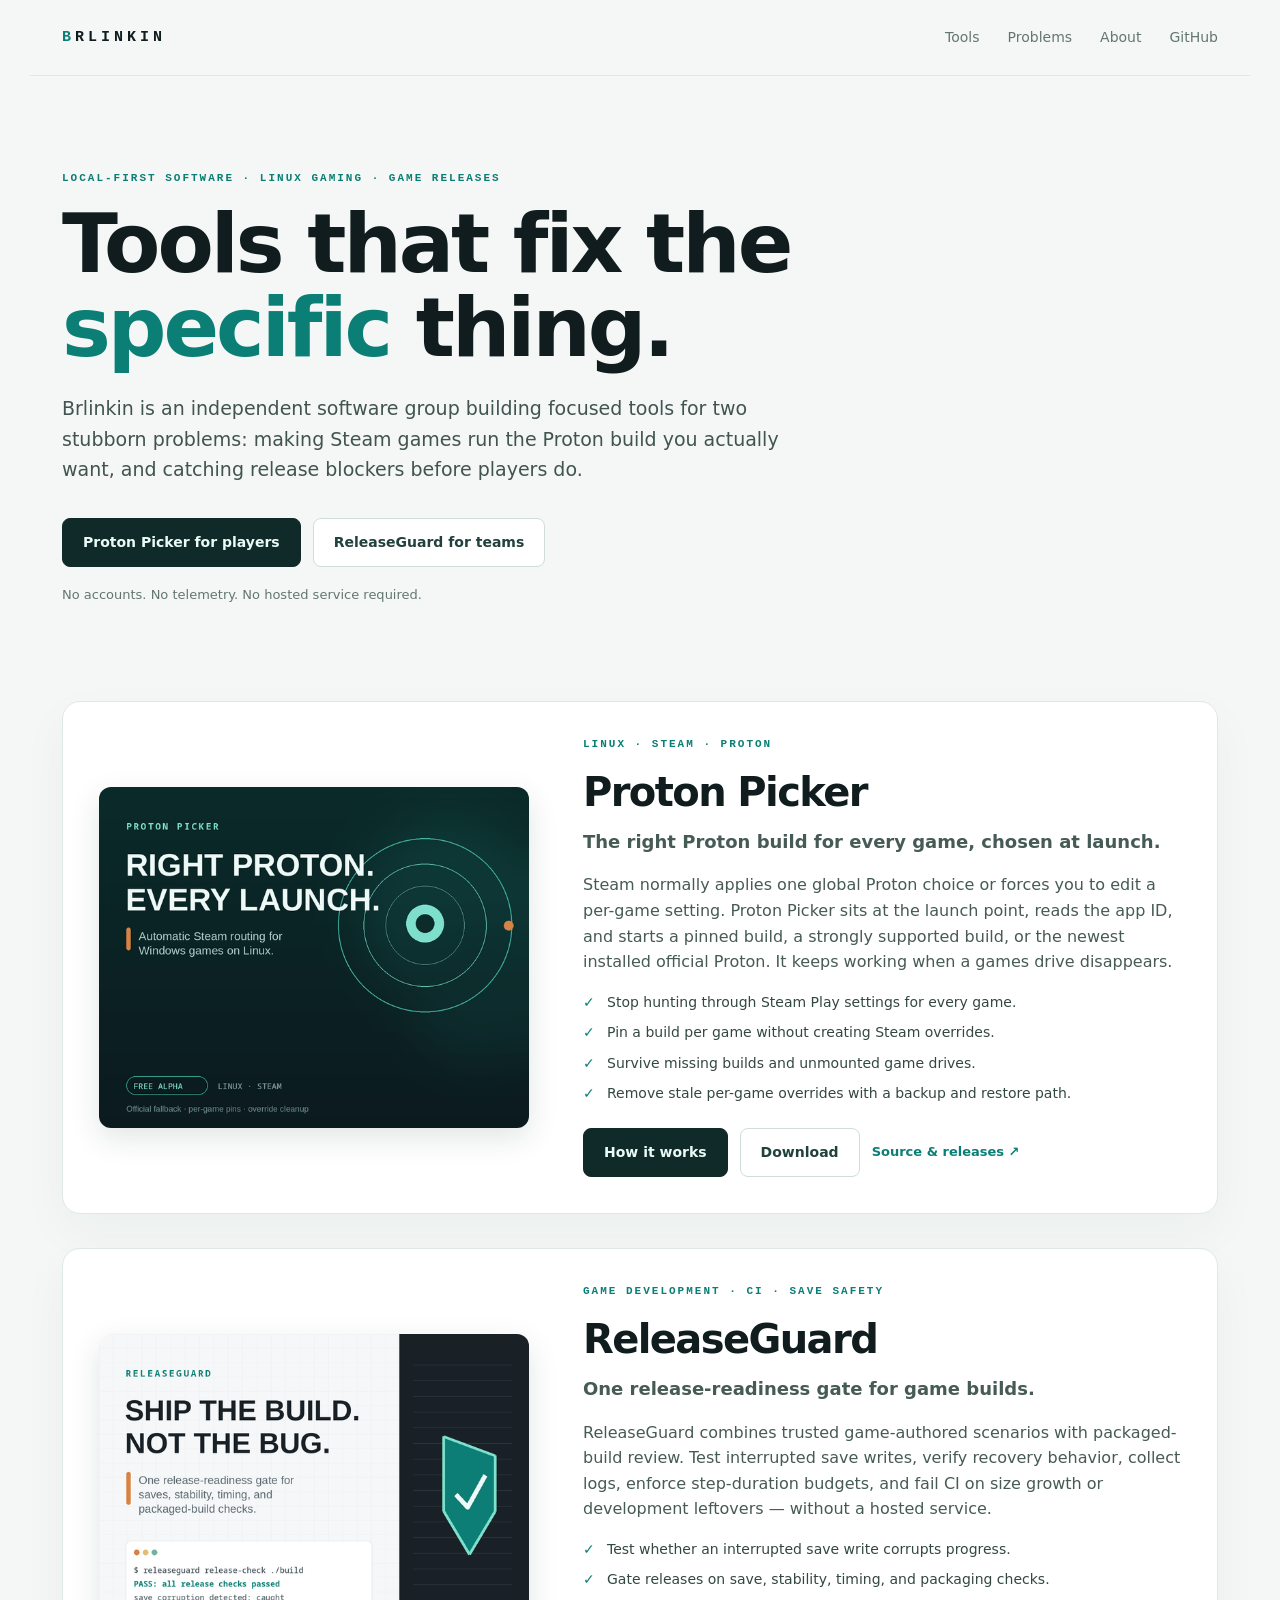
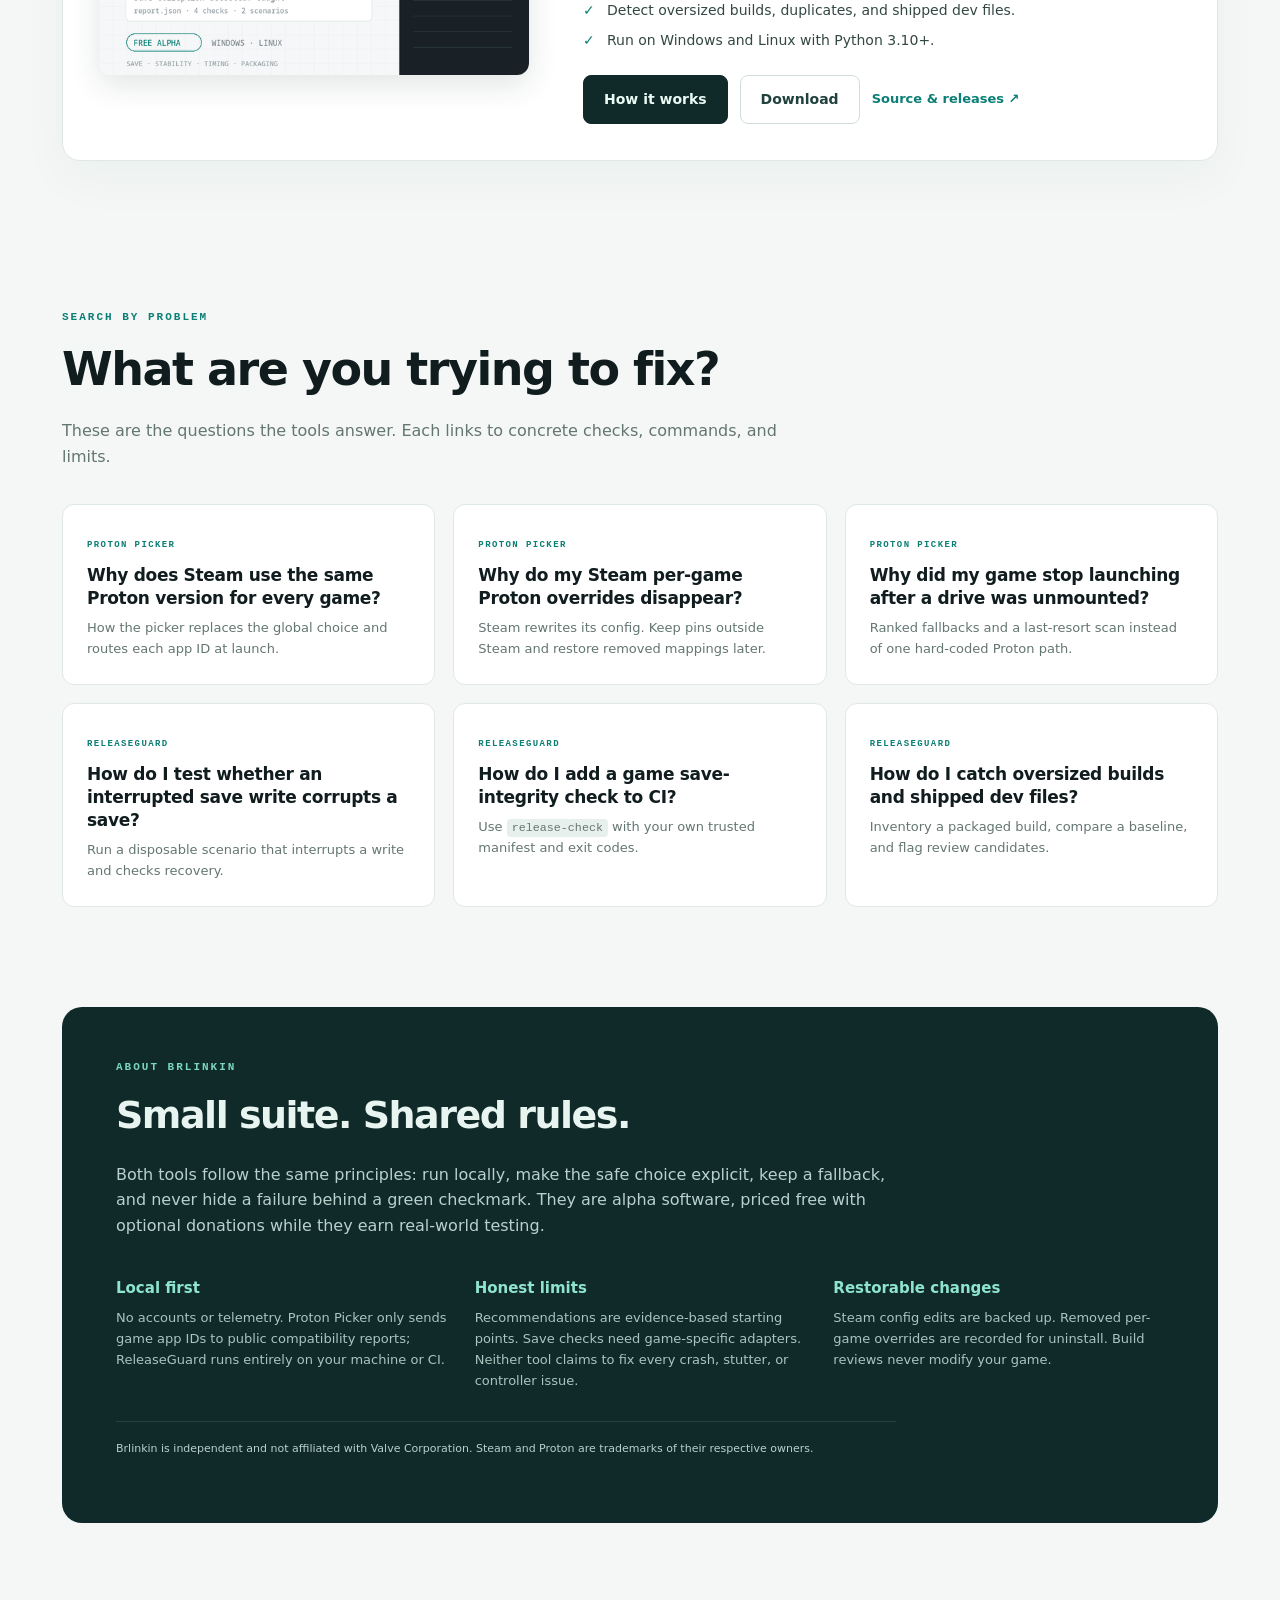
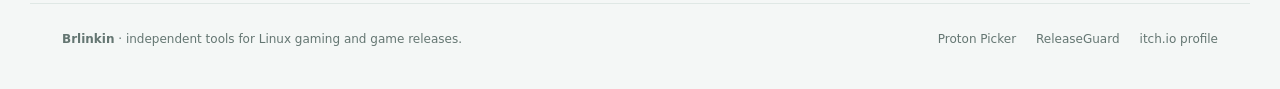
<file: index.html>
<!doctype html>
<html lang="en">
<head>
<meta charset="utf-8">
<meta name="viewport" content="width=device-width, initial-scale=1">
<title>Brlinkin — Proton Picker and ReleaseGuard tools</title>
<meta name="description" content="Brlinkin builds local-first Linux gaming and game release tools: Proton Picker routes Steam games to the right Proton build; ReleaseGuard catches save corruption and release blockers.">
<link rel="canonical" href="https://shadoww23.github.io/brlinkin/">
<meta property="og:type" content="website">
<meta property="og:title" content="Brlinkin — tools for Linux gaming and game releases">
<meta property="og:description" content="Proton Picker chooses the right Proton build for every Steam game. ReleaseGuard gates game builds on save integrity, stability, timing, and packaging checks.">
<meta property="og:url" content="https://shadoww23.github.io/brlinkin/">
<meta property="og:image" content="https://shadoww23.github.io/brlinkin/assets/proton-picker-cover.png">
<meta name="twitter:card" content="summary_large_image">
<meta name="theme-color" content="#102a29">
<link rel="icon" type="image/png" href="assets/proton-picker-icon.png">
<link rel="stylesheet" href="style.css">
<script type="application/ld+json">
{
  "@context": "https://schema.org",
  "@type": "Organization",
  "name": "Brlinkin",
  "url": "https://shadoww23.github.io/brlinkin/",
  "description": "Independent tools for Linux gaming and game release engineering.",
  "sameAs": ["https://github.com/Shadoww23", "https://brlinkin.itch.io/"]
}
</script>
</head>
<body>
<header class="site">
  <a class="brand" href="./"><span>B</span>RLINKIN</a>
  <nav>
    <a href="#tools">Tools</a>
    <a href="#problems">Problems</a>
    <a href="#about">About</a>
    <a href="https://github.com/Shadoww23" rel="noreferrer">GitHub</a>
  </nav>
</header>

<main>
<section class="hero">
  <div class="eyebrow">LOCAL-FIRST SOFTWARE · LINUX GAMING · GAME RELEASES</div>
  <h1>Tools that fix the <em>specific</em> thing.</h1>
  <p class="lede">Brlinkin is an independent software group building focused tools for two
  stubborn problems: making Steam games run the Proton build you actually want, and
  catching release blockers before players do.</p>
  <div class="cta">
    <a class="btn primary" href="proton-picker.html">Proton Picker for players</a>
    <a class="btn" href="releaseguard.html">ReleaseGuard for teams</a>
  </div>
  <p class="small">No accounts. No telemetry. No hosted service required.</p>
</section>

<section id="tools" class="tools">
  <article class="product pp">
    <img src="assets/proton-picker-cover.png" alt="Proton Picker cover: right Proton, every launch" width="630" height="500">
    <div>
      <div class="kicker">LINUX · STEAM · PROTON</div>
      <h2>Proton Picker</h2>
      <p class="tagline">The right Proton build for every game, chosen at launch.</p>
      <p>Steam normally applies one global Proton choice or forces you to edit a
      per-game setting. Proton Picker sits at the launch point, reads the app ID,
      and starts a pinned build, a strongly supported build, or the newest
      installed official Proton. It keeps working when a games drive disappears.</p>
      <ul class="checks">
        <li>Stop hunting through Steam Play settings for every game.</li>
        <li>Pin a build per game without creating Steam overrides.</li>
        <li>Survive missing builds and unmounted game drives.</li>
        <li>Remove stale per-game overrides with a backup and restore path.</li>
      </ul>
      <div class="links">
        <a class="btn primary" href="proton-picker.html">How it works</a>
        <a class="btn" href="https://github.com/Shadoww23/proton-picker/releases/tag/v0.1.0-alpha">Download</a>
        <a class="text" href="https://github.com/Shadoww23/proton-picker">Source &amp; releases ↗</a>
      </div>
    </div>
  </article>

  <article class="product rg">
    <img src="assets/releaseguard-cover.png" alt="ReleaseGuard cover: ship the build, not the bug" width="630" height="500">
    <div>
      <div class="kicker">GAME DEVELOPMENT · CI · SAVE SAFETY</div>
      <h2>ReleaseGuard</h2>
      <p class="tagline">One release-readiness gate for game builds.</p>
      <p>ReleaseGuard combines trusted game-authored scenarios with packaged-build
      review. Test interrupted save writes, verify recovery behavior, collect logs,
      enforce step-duration budgets, and fail CI on size growth or development
      leftovers — without a hosted service.</p>
      <ul class="checks">
        <li>Test whether an interrupted save write corrupts progress.</li>
        <li>Gate releases on save, stability, timing, and packaging checks.</li>
        <li>Detect oversized builds, duplicates, and shipped dev files.</li>
        <li>Run on Windows and Linux with Python 3.10+.</li>
      </ul>
      <div class="links">
        <a class="btn primary" href="releaseguard.html">How it works</a>
        <a class="btn" href="https://github.com/Shadoww23/releaseguard/releases/tag/v0.1.0-alpha">Download</a>
        <a class="text" href="https://github.com/Shadoww23/releaseguard">Source &amp; releases ↗</a>
      </div>
    </div>
  </article>
</section>

<section id="problems" class="problems">
  <div class="section-head">
    <div class="kicker">SEARCH BY PROBLEM</div>
    <h2>What are you trying to fix?</h2>
    <p>These are the questions the tools answer. Each links to concrete checks, commands, and limits.</p>
  </div>
  <div class="grid">
    <a class="card" href="https://github.com/Shadoww23/proton-picker/blob/main/docs/PROBLEMS.md#steam-uses-the-same-proton-version-for-every-game">
      <span class="tag">PROTON PICKER</span>
      <h3>Why does Steam use the same Proton version for every game?</h3>
      <p>How the picker replaces the global choice and routes each app ID at launch.</p>
    </a>
    <a class="card" href="https://github.com/Shadoww23/proton-picker/blob/main/docs/PROBLEMS.md#a-per-game-proton-override-is-being-ignored-or-keeps-disappearing">
      <span class="tag">PROTON PICKER</span>
      <h3>Why do my Steam per-game Proton overrides disappear?</h3>
      <p>Steam rewrites its config. Keep pins outside Steam and restore removed mappings later.</p>
    </a>
    <a class="card" href="https://github.com/Shadoww23/proton-picker/blob/main/docs/PROBLEMS.md#the-game-stopped-launching-after-an-external-drive-was-unmounted">
      <span class="tag">PROTON PICKER</span>
      <h3>Why did my game stop launching after a drive was unmounted?</h3>
      <p>Ranked fallbacks and a last-resort scan instead of one hard-coded Proton path.</p>
    </a>
    <a class="card" href="https://github.com/Shadoww23/releaseguard/blob/main/docs/PROBLEMS.md#how-do-i-test-whether-an-interrupted-save-write-corrupts-a-save">
      <span class="tag">RELEASEGUARD</span>
      <h3>How do I test whether an interrupted save write corrupts a save?</h3>
      <p>Run a disposable scenario that interrupts a write and checks recovery.</p>
    </a>
    <a class="card" href="https://github.com/Shadoww23/releaseguard/blob/main/docs/PROBLEMS.md#how-do-i-add-save-integrity-checks-to-ci">
      <span class="tag">RELEASEGUARD</span>
      <h3>How do I add a game save-integrity check to CI?</h3>
      <p>Use <code>release-check</code> with your own trusted manifest and exit codes.</p>
    </a>
    <a class="card" href="https://github.com/Shadoww23/releaseguard/blob/main/docs/PROBLEMS.md#how-do-i-catch-oversized-game-builds-and-development-leftovers">
      <span class="tag">RELEASEGUARD</span>
      <h3>How do I catch oversized builds and shipped dev files?</h3>
      <p>Inventory a packaged build, compare a baseline, and flag review candidates.</p>
    </a>
  </div>
</section>

<section id="about" class="about">
  <div class="kicker">ABOUT BRLINKIN</div>
  <h2>Small suite. Shared rules.</h2>
  <p>Both tools follow the same principles: run locally, make the safe choice
  explicit, keep a fallback, and never hide a failure behind a green checkmark.
  They are alpha software, priced free with optional donations while they earn
  real-world testing.</p>
  <div class="pillars">
    <div><h3>Local first</h3><p>No accounts or telemetry. Proton Picker only sends game app IDs to public compatibility reports; ReleaseGuard runs entirely on your machine or CI.</p></div>
    <div><h3>Honest limits</h3><p>Recommendations are evidence-based starting points. Save checks need game-specific adapters. Neither tool claims to fix every crash, stutter, or controller issue.</p></div>
    <div><h3>Restorable changes</h3><p>Steam config edits are backed up. Removed per-game overrides are recorded for uninstall. Build reviews never modify your game.</p></div>
  </div>
  <p class="disclaimer">Brlinkin is independent and not affiliated with Valve Corporation. Steam and Proton are trademarks of their respective owners.</p>
</section>
</main>

<footer class="site">
  <div><strong>Brlinkin</strong> · independent tools for Linux gaming and game releases.</div>
  <div class="foot-links">
    <a href="https://github.com/Shadoww23/proton-picker">Proton Picker</a>
    <a href="https://github.com/Shadoww23/releaseguard">ReleaseGuard</a>
    <a href="https://brlinkin.itch.io/">itch.io profile</a>
  </div>
</footer>
</body>
</html>
</file>
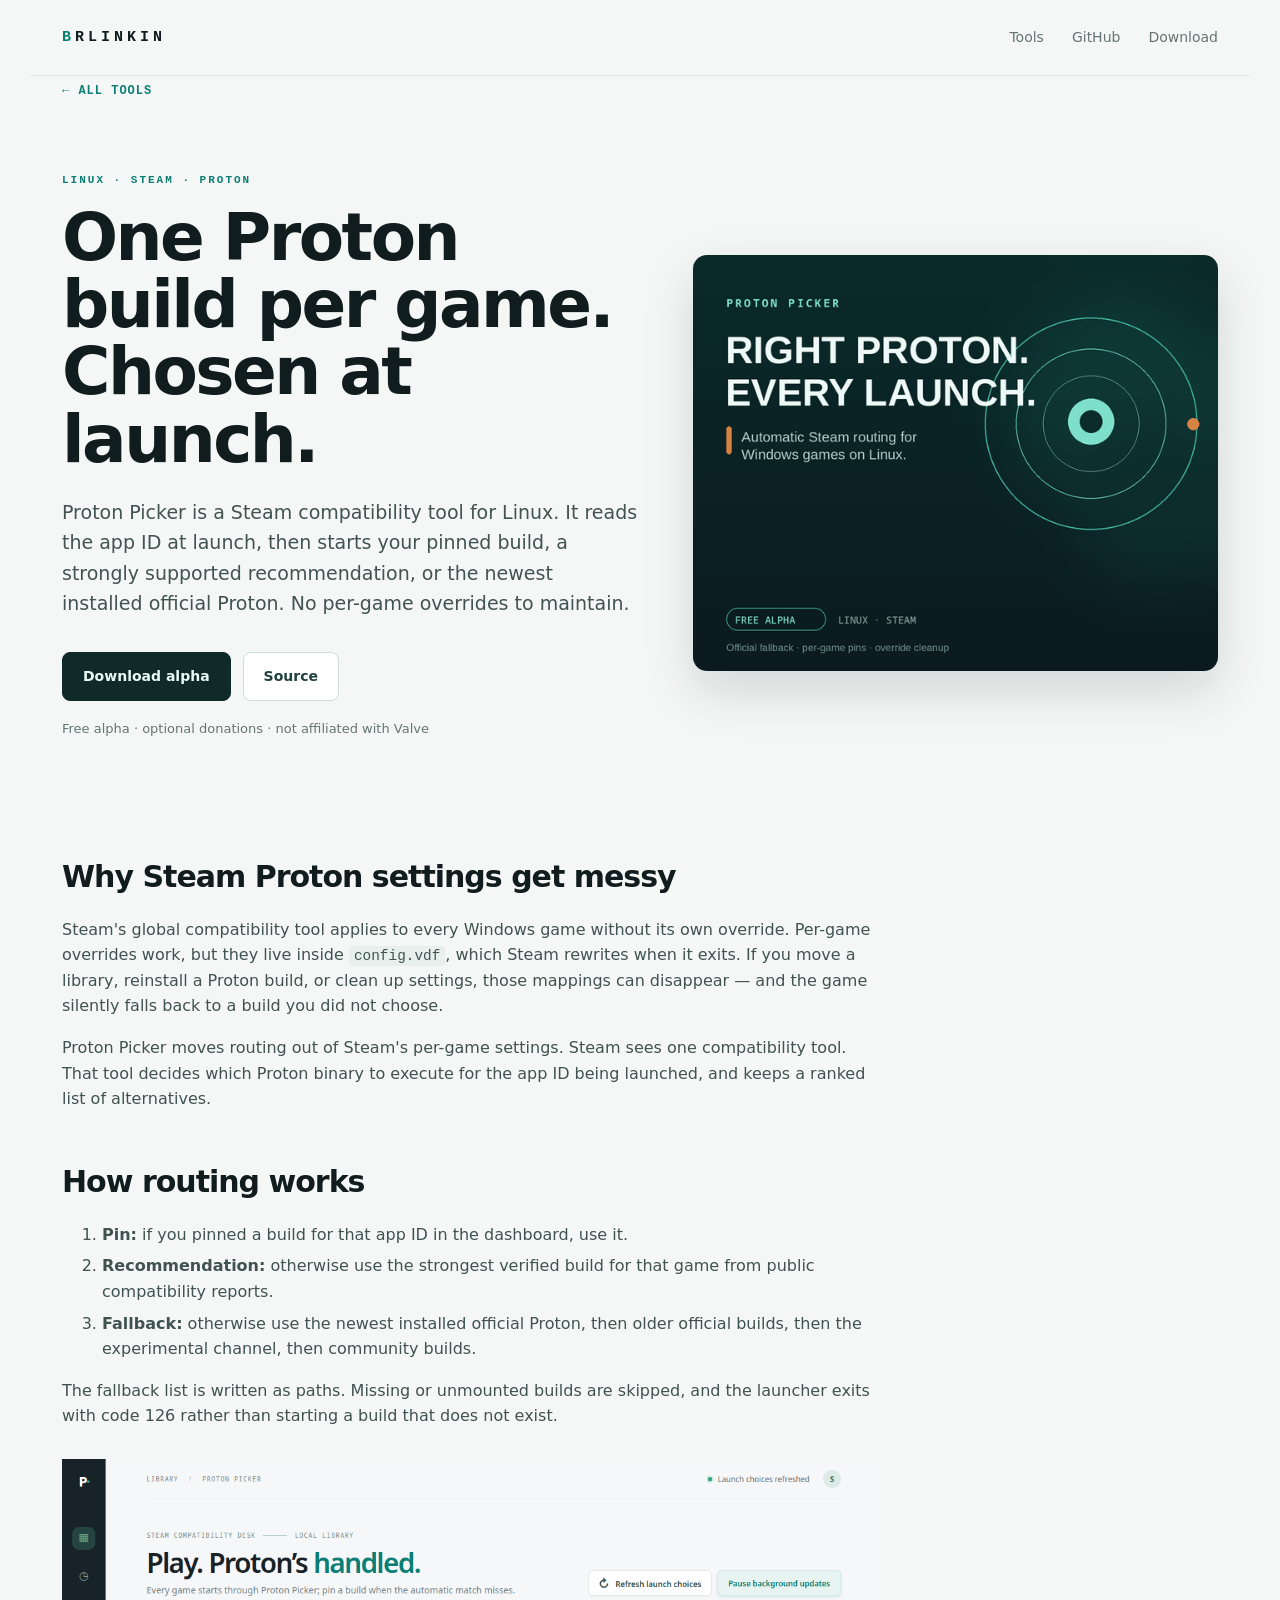
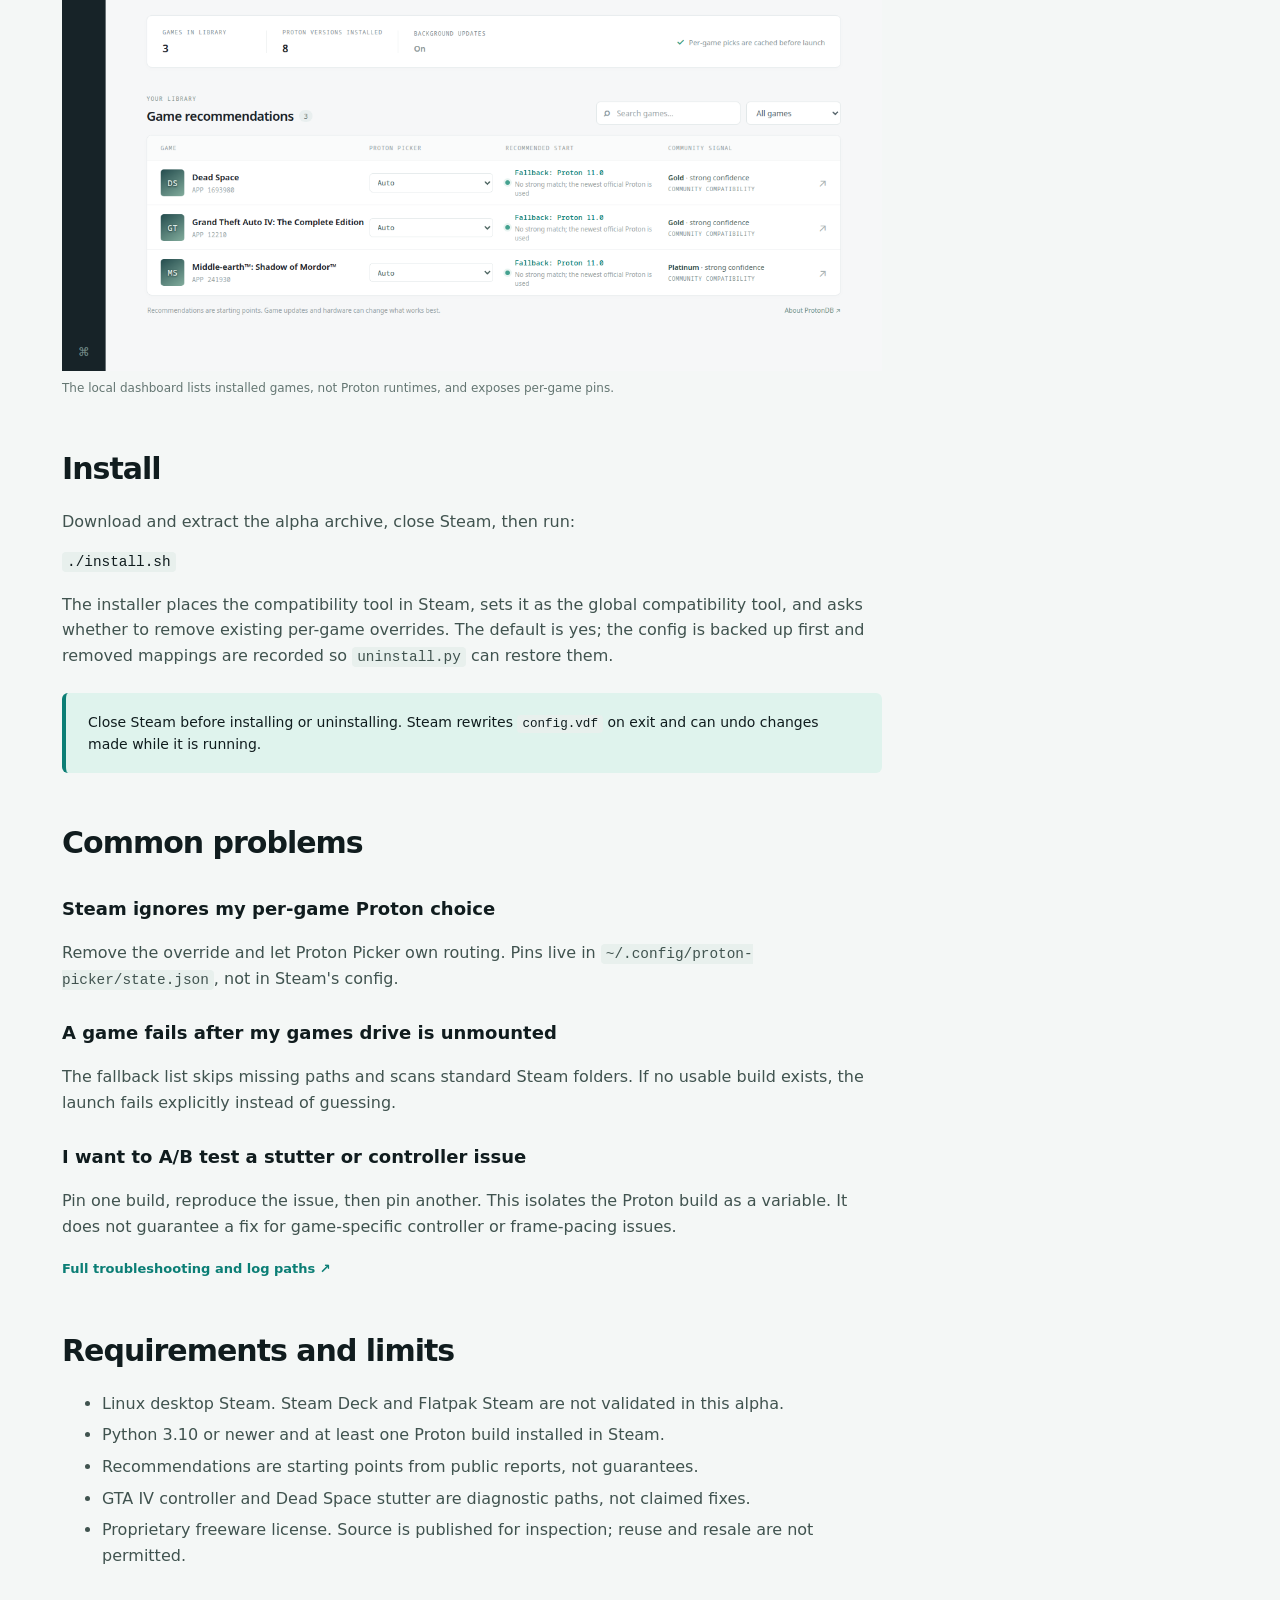
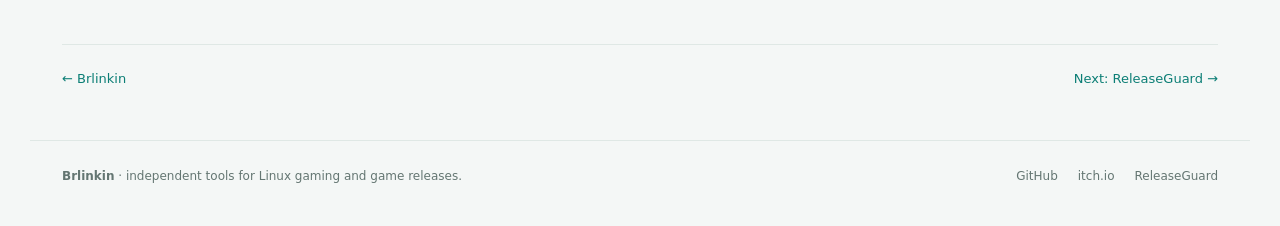
<file: proton-picker.html>
<!doctype html>
<html lang="en">
<head>
<meta charset="utf-8">
<meta name="viewport" content="width=device-width, initial-scale=1">
<title>Proton Picker — one Proton build per Steam game, chosen at launch</title>
<meta name="description" content="Proton Picker is a Linux Steam compatibility tool that routes each Windows game to a pinned, recommended, or newest official Proton build, with fallbacks and override cleanup.">
<link rel="canonical" href="https://shadoww23.github.io/brlinkin/proton-picker.html">
<meta property="og:type" content="website">
<meta property="og:title" content="Proton Picker — the right Proton build for every Steam game">
<meta property="og:description" content="Pin Proton per game, replace fragile per-game overrides, and fall back to the newest installed official build. Local-first, no account.">
<meta property="og:url" content="https://shadoww23.github.io/brlinkin/proton-picker.html">
<meta property="og:image" content="https://shadoww23.github.io/brlinkin/assets/proton-picker-dashboard.png">
<meta name="twitter:card" content="summary_large_image">
<meta name="theme-color" content="#102a29">
<link rel="icon" type="image/png" href="assets/proton-picker-icon.png">
<link rel="stylesheet" href="style.css">
<script type="application/ld+json">
{
  "@context": "https://schema.org",
  "@type": "SoftwareApplication",
  "name": "Proton Picker",
  "applicationCategory": "UtilitiesApplication",
  "operatingSystem": "Linux",
  "description": "Steam compatibility tool that routes each Windows game to a pinned, recommended, or newest installed official Proton build.",
  "url": "https://shadoww23.github.io/brlinkin/proton-picker.html",
  "downloadUrl": "https://github.com/Shadoww23/proton-picker/releases/tag/v0.1.0-alpha",
  "softwareVersion": "0.1.0-alpha",
  "offers": {"@type": "Offer", "price": "0", "priceCurrency": "USD"},
  "publisher": {"@type": "Organization", "name": "Brlinkin"}
}
</script>
</head>
<body>
<header class="site">
  <a class="brand" href="./"><span>B</span>RLINKIN</a>
  <nav>
    <a href="./#tools">Tools</a>
    <a href="https://github.com/Shadoww23/proton-picker">GitHub</a>
    <a href="https://github.com/Shadoww23/proton-picker/releases/tag/v0.1.0-alpha">Download</a>
  </nav>
</header>

<main>
<a class="back" href="./">← ALL TOOLS</a>
<section class="product-hero">
  <div>
    <div class="eyebrow">LINUX · STEAM · PROTON</div>
    <h1>One Proton build per game. Chosen at launch.</h1>
    <p class="lede">Proton Picker is a Steam compatibility tool for Linux. It reads the
    app ID at launch, then starts your pinned build, a strongly supported
    recommendation, or the newest installed official Proton. No per-game
    overrides to maintain.</p>
    <div class="cta">
      <a class="btn primary" href="https://github.com/Shadoww23/proton-picker/releases/tag/v0.1.0-alpha">Download alpha</a>
      <a class="btn" href="https://github.com/Shadoww23/proton-picker">Source</a>
    </div>
    <p class="small">Free alpha · optional donations · not affiliated with Valve</p>
  </div>
  <img src="assets/proton-picker-cover.png" alt="Proton Picker: right Proton, every launch" width="630" height="500">
</section>

<article class="article">
  <h2>Why Steam Proton settings get messy</h2>
  <p>Steam's global compatibility tool applies to every Windows game without its
  own override. Per-game overrides work, but they live inside
  <code>config.vdf</code>, which Steam rewrites when it exits. If you move a
  library, reinstall a Proton build, or clean up settings, those mappings can
  disappear — and the game silently falls back to a build you did not choose.</p>
  <p>Proton Picker moves routing out of Steam's per-game settings. Steam sees one
  compatibility tool. That tool decides which Proton binary to execute for the
  app ID being launched, and keeps a ranked list of alternatives.</p>

  <h2>How routing works</h2>
  <ol>
    <li><strong>Pin:</strong> if you pinned a build for that app ID in the dashboard, use it.</li>
    <li><strong>Recommendation:</strong> otherwise use the strongest verified build for that game from public compatibility reports.</li>
    <li><strong>Fallback:</strong> otherwise use the newest installed official Proton, then older official builds, then the experimental channel, then community builds.</li>
  </ol>
  <p>The fallback list is written as paths. Missing or unmounted builds are skipped,
  and the launcher exits with code 126 rather than starting a build that does not
  exist.</p>

  <figure class="shot">
    <img src="assets/proton-picker-dashboard.png" alt="Proton Picker dashboard showing Steam games, current Proton selection, and pin controls" width="1200" height="800">
    <figcaption>The local dashboard lists installed games, not Proton runtimes, and exposes per-game pins.</figcaption>
  </figure>

  <h2>Install</h2>
  <p>Download and extract the alpha archive, close Steam, then run:</p>
  <pre><code>./install.sh</code></pre>
  <p>The installer places the compatibility tool in Steam, sets it as the global
  compatibility tool, and asks whether to remove existing per-game overrides.
  The default is yes; the config is backed up first and removed mappings are
  recorded so <code>uninstall.py</code> can restore them.</p>
  <div class="callout">Close Steam before installing or uninstalling. Steam rewrites
  <code>config.vdf</code> on exit and can undo changes made while it is running.</div>

  <h2>Common problems</h2>
  <h3>Steam ignores my per-game Proton choice</h3>
  <p>Remove the override and let Proton Picker own routing. Pins live in
  <code>~/.config/proton-picker/state.json</code>, not in Steam's config.</p>
  <h3>A game fails after my games drive is unmounted</h3>
  <p>The fallback list skips missing paths and scans standard Steam folders. If no
  usable build exists, the launch fails explicitly instead of guessing.</p>
  <h3>I want to A/B test a stutter or controller issue</h3>
  <p>Pin one build, reproduce the issue, then pin another. This isolates the Proton
  build as a variable. It does not guarantee a fix for game-specific controller
  or frame-pacing issues.</p>
  <p><a class="text" href="https://github.com/Shadoww23/proton-picker/blob/main/docs/PROBLEMS.md">Full troubleshooting and log paths ↗</a></p>

  <h2>Requirements and limits</h2>
  <ul>
    <li>Linux desktop Steam. Steam Deck and Flatpak Steam are not validated in this alpha.</li>
    <li>Python 3.10 or newer and at least one Proton build installed in Steam.</li>
    <li>Recommendations are starting points from public reports, not guarantees.</li>
    <li>GTA IV controller and Dead Space stutter are diagnostic paths, not claimed fixes.</li>
    <li>Proprietary freeware license. Source is published for inspection; reuse and resale are not permitted.</li>
  </ul>
</article>

<div class="pager">
  <a href="./">← Brlinkin</a>
  <a href="releaseguard.html">Next: ReleaseGuard →</a>
</div>
</main>

<footer class="site">
  <div><strong>Brlinkin</strong> · independent tools for Linux gaming and game releases.</div>
  <div class="foot-links">
    <a href="https://github.com/Shadoww23/proton-picker">GitHub</a>
    <a href="https://github.com/Shadoww23/proton-picker/releases/tag/v0.1.0-alpha">itch.io</a>
    <a href="releaseguard.html">ReleaseGuard</a>
  </div>
</footer>
</body>
</html>
</file>
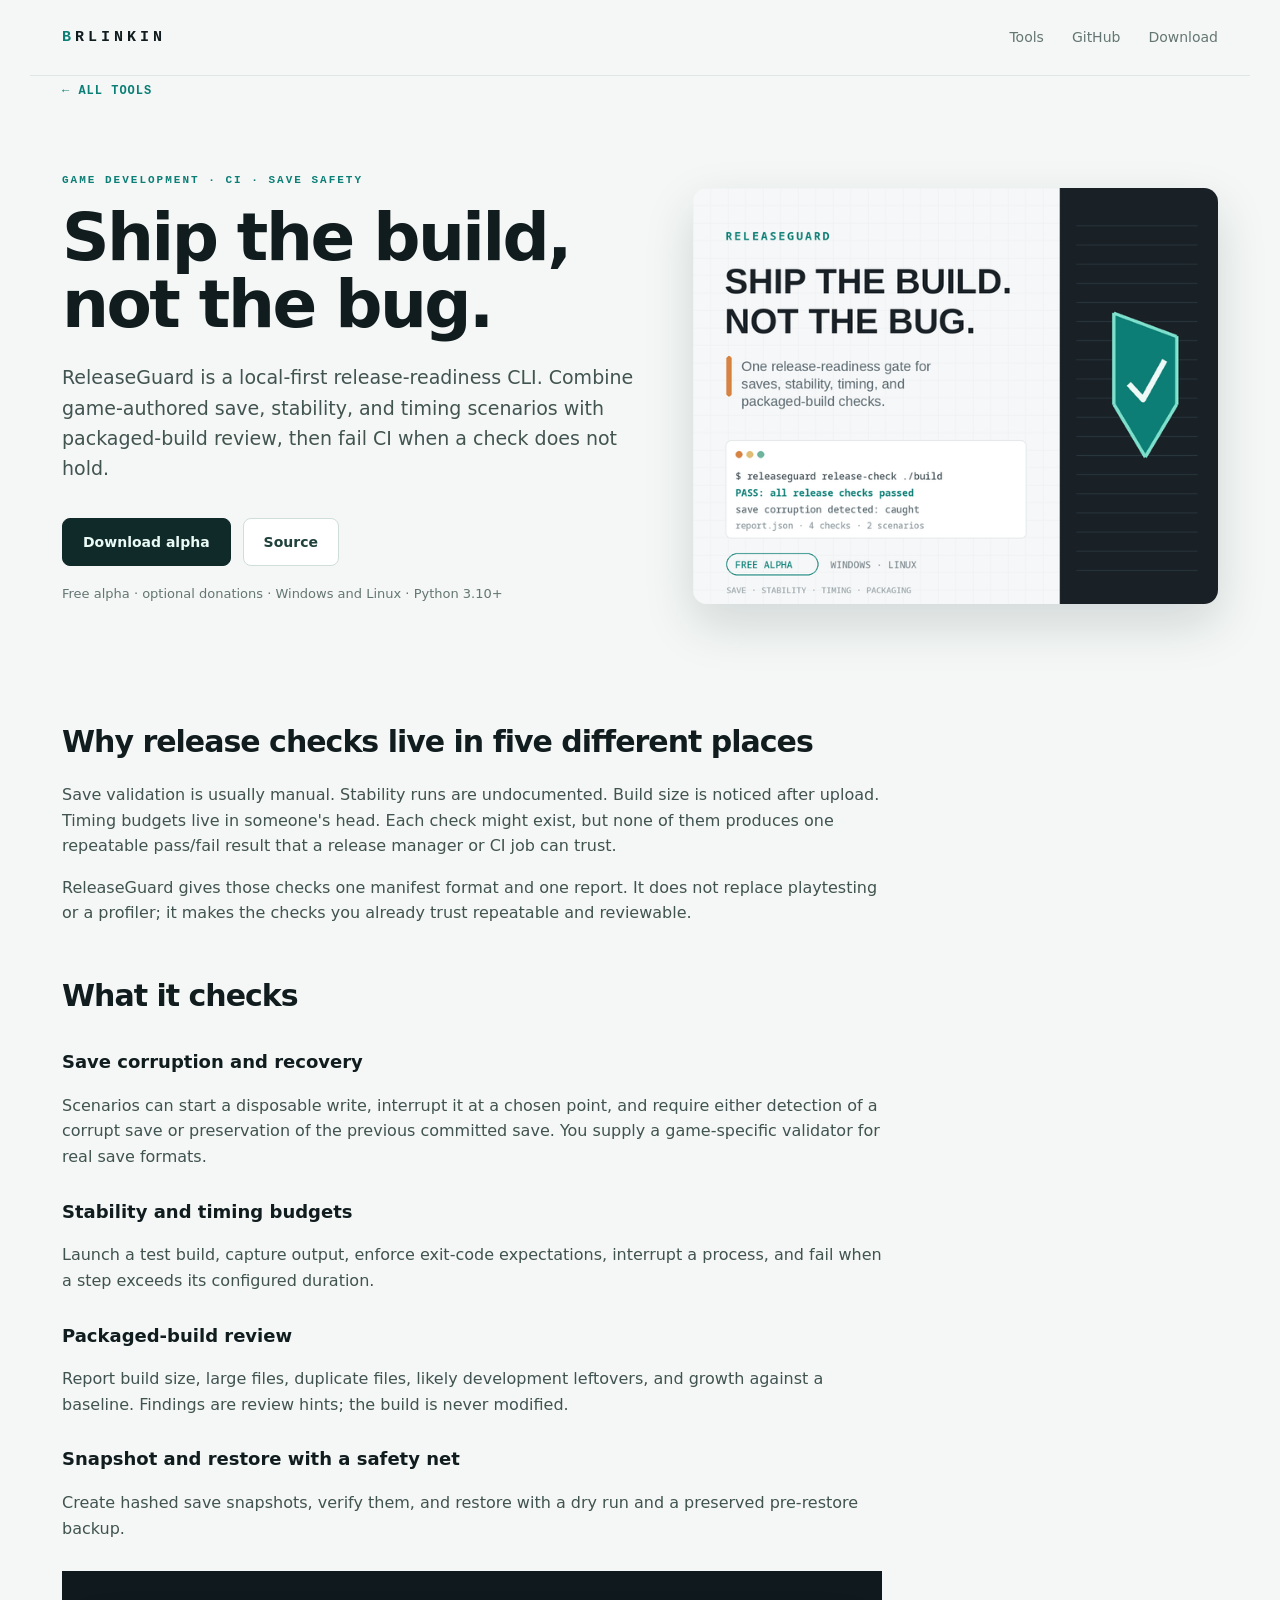
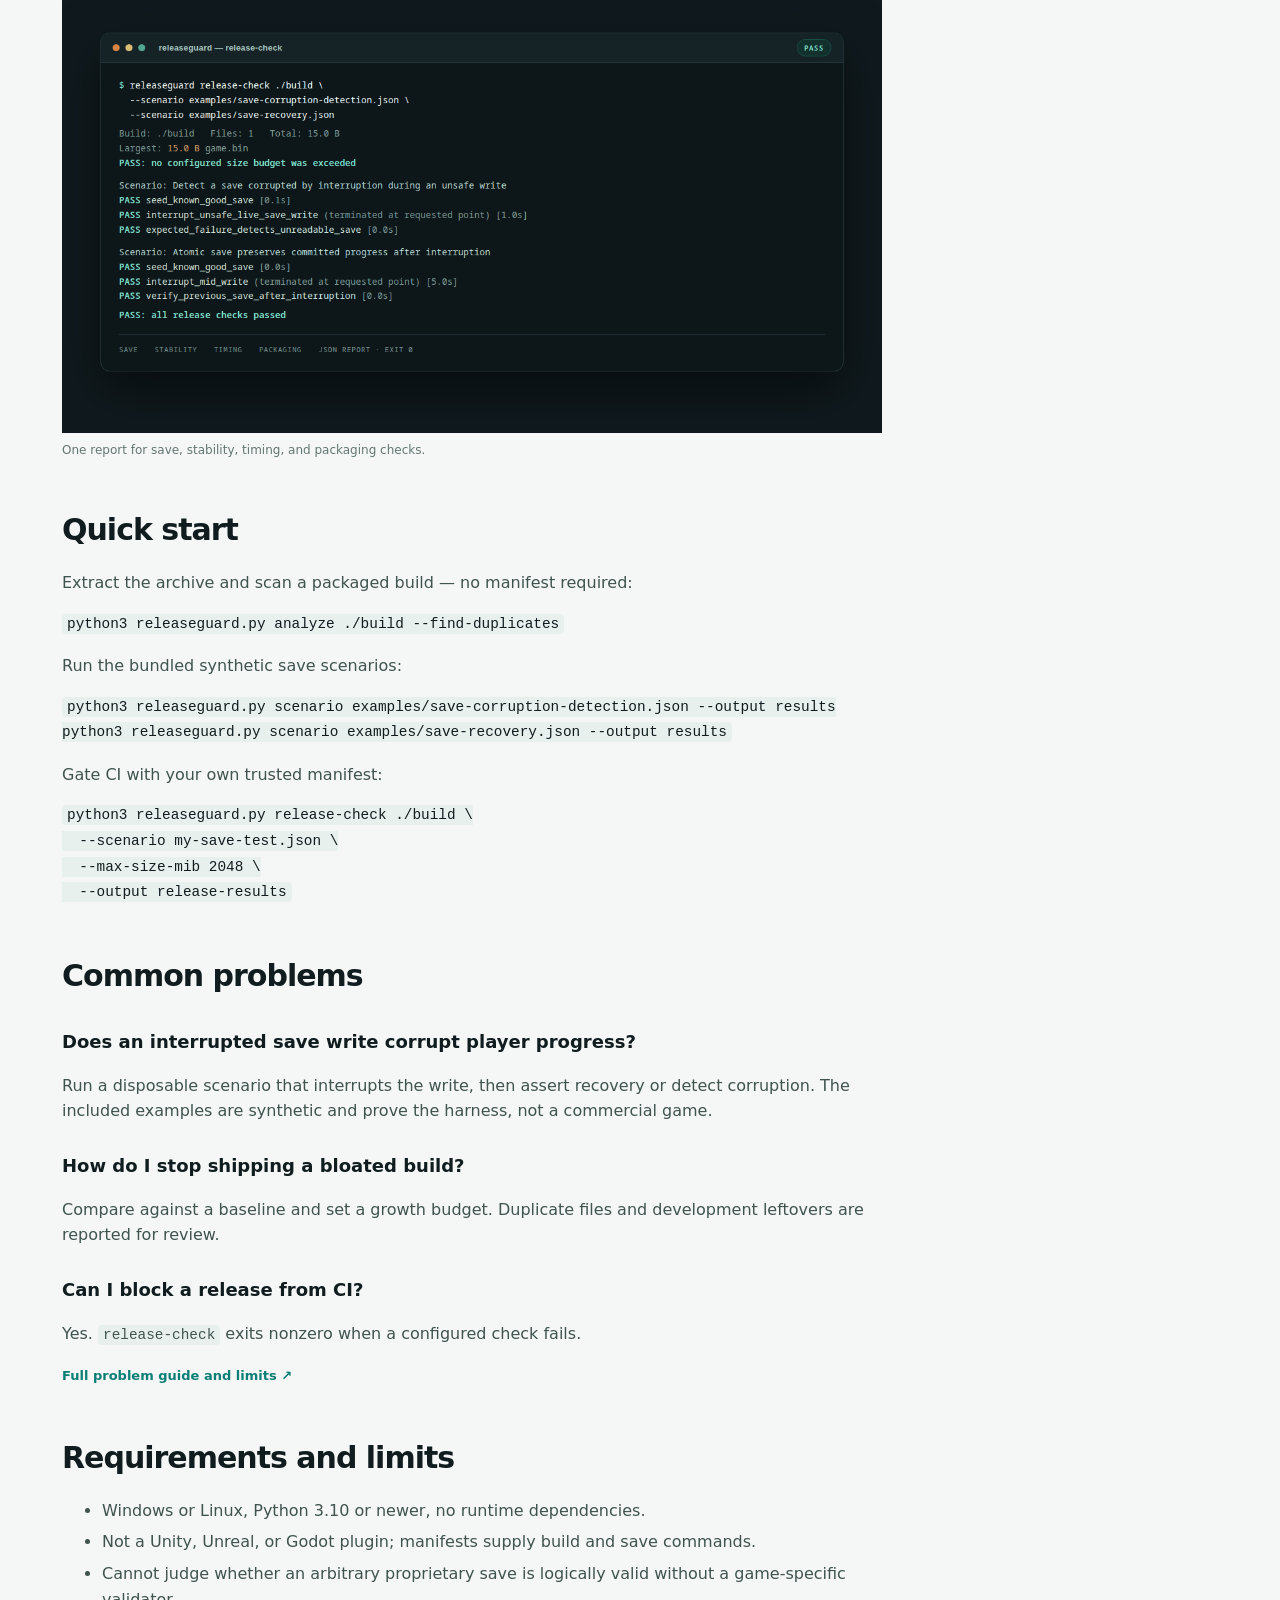
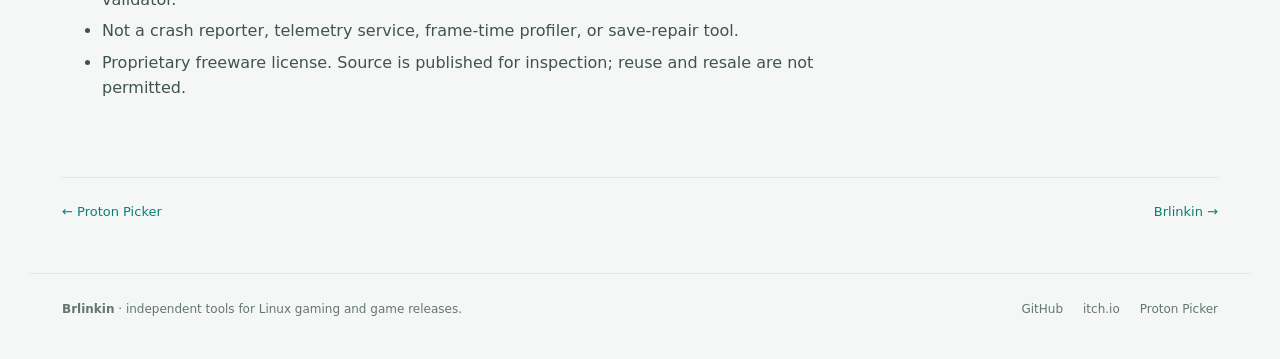
<file: releaseguard.html>
<!doctype html>
<html lang="en">
<head>
<meta charset="utf-8">
<meta name="viewport" content="width=device-width, initial-scale=1">
<title>ReleaseGuard — save corruption tests and release checks for game builds</title>
<meta name="description" content="ReleaseGuard is a local and CI release-readiness CLI for game builds: interrupted save-write tests, stability and timing scenarios, build size review, and pass/fail gates.">
<link rel="canonical" href="https://shadoww23.github.io/brlinkin/releaseguard.html">
<meta property="og:type" content="website">
<meta property="og:title" content="ReleaseGuard — ship the build, not the bug">
<meta property="og:description" content="Test save recovery, gate stability and timing, and review packaged builds in one CI-friendly CLI.">
<meta property="og:url" content="https://shadoww23.github.io/brlinkin/releaseguard.html">
<meta property="og:image" content="https://shadoww23.github.io/brlinkin/assets/releaseguard-release-check.png">
<meta name="twitter:card" content="summary_large_image">
<meta name="theme-color" content="#102a29">
<link rel="icon" type="image/png" href="assets/releaseguard-icon.png">
<link rel="stylesheet" href="style.css">
<script type="application/ld+json">
{
  "@context": "https://schema.org",
  "@type": "SoftwareApplication",
  "name": "ReleaseGuard",
  "applicationCategory": "DeveloperApplication",
  "operatingSystem": "Windows, Linux",
  "description": "Local and CI release-readiness CLI for game builds: save-corruption scenarios, stability and timing checks, and packaged-build review.",
  "url": "https://shadoww23.github.io/brlinkin/releaseguard.html",
  "downloadUrl": "https://github.com/Shadoww23/releaseguard/releases/tag/v0.1.0-alpha",
  "softwareVersion": "0.1.0-alpha",
  "offers": {"@type": "Offer", "price": "0", "priceCurrency": "USD"},
  "publisher": {"@type": "Organization", "name": "Brlinkin"}
}
</script>
</head>
<body>
<header class="site">
  <a class="brand" href="./"><span>B</span>RLINKIN</a>
  <nav>
    <a href="./#tools">Tools</a>
    <a href="https://github.com/Shadoww23/releaseguard">GitHub</a>
    <a href="https://github.com/Shadoww23/releaseguard/releases/tag/v0.1.0-alpha">Download</a>
  </nav>
</header>

<main>
<a class="back" href="./">← ALL TOOLS</a>
<section class="product-hero">
  <div>
    <div class="eyebrow">GAME DEVELOPMENT · CI · SAVE SAFETY</div>
    <h1>Ship the build, not the bug.</h1>
    <p class="lede">ReleaseGuard is a local-first release-readiness CLI. Combine
    game-authored save, stability, and timing scenarios with packaged-build
    review, then fail CI when a check does not hold.</p>
    <div class="cta">
      <a class="btn primary" href="https://github.com/Shadoww23/releaseguard/releases/tag/v0.1.0-alpha">Download alpha</a>
      <a class="btn" href="https://github.com/Shadoww23/releaseguard">Source</a>
    </div>
    <p class="small">Free alpha · optional donations · Windows and Linux · Python 3.10+</p>
  </div>
  <img src="assets/releaseguard-cover.png" alt="ReleaseGuard: ship the build, not the bug" width="630" height="500">
</section>

<article class="article">
  <h2>Why release checks live in five different places</h2>
  <p>Save validation is usually manual. Stability runs are undocumented. Build
  size is noticed after upload. Timing budgets live in someone's head. Each check
  might exist, but none of them produces one repeatable pass/fail result that a
  release manager or CI job can trust.</p>
  <p>ReleaseGuard gives those checks one manifest format and one report. It does
  not replace playtesting or a profiler; it makes the checks you already trust
  repeatable and reviewable.</p>

  <h2>What it checks</h2>
  <h3>Save corruption and recovery</h3>
  <p>Scenarios can start a disposable write, interrupt it at a chosen point, and
  require either detection of a corrupt save or preservation of the previous
  committed save. You supply a game-specific validator for real save formats.</p>
  <h3>Stability and timing budgets</h3>
  <p>Launch a test build, capture output, enforce exit-code expectations, interrupt
  a process, and fail when a step exceeds its configured duration.</p>
  <h3>Packaged-build review</h3>
  <p>Report build size, large files, duplicate files, likely development leftovers,
  and growth against a baseline. Findings are review hints; the build is never
  modified.</p>
  <h3>Snapshot and restore with a safety net</h3>
  <p>Create hashed save snapshots, verify them, and restore with a dry run and a
  preserved pre-restore backup.</p>

  <figure class="shot">
    <img src="assets/releaseguard-release-check.png" alt="ReleaseGuard release-check output with pass/fail checks and a summary" width="1200" height="800">
    <figcaption>One report for save, stability, timing, and packaging checks.</figcaption>
  </figure>

  <h2>Quick start</h2>
  <p>Extract the archive and scan a packaged build — no manifest required:</p>
  <pre><code>python3 releaseguard.py analyze ./build --find-duplicates</code></pre>
  <p>Run the bundled synthetic save scenarios:</p>
  <pre><code>python3 releaseguard.py scenario examples/save-corruption-detection.json --output results
python3 releaseguard.py scenario examples/save-recovery.json --output results</code></pre>
  <p>Gate CI with your own trusted manifest:</p>
  <pre><code>python3 releaseguard.py release-check ./build \
  --scenario my-save-test.json \
  --max-size-mib 2048 \
  --output release-results</code></pre>

  <h2>Common problems</h2>
  <h3>Does an interrupted save write corrupt player progress?</h3>
  <p>Run a disposable scenario that interrupts the write, then assert recovery or
  detect corruption. The included examples are synthetic and prove the harness,
  not a commercial game.</p>
  <h3>How do I stop shipping a bloated build?</h3>
  <p>Compare against a baseline and set a growth budget. Duplicate files and
  development leftovers are reported for review.</p>
  <h3>Can I block a release from CI?</h3>
  <p>Yes. <code>release-check</code> exits nonzero when a configured check fails.</p>
  <p><a class="text" href="https://github.com/Shadoww23/releaseguard/blob/main/docs/PROBLEMS.md">Full problem guide and limits ↗</a></p>

  <h2>Requirements and limits</h2>
  <ul>
    <li>Windows or Linux, Python 3.10 or newer, no runtime dependencies.</li>
    <li>Not a Unity, Unreal, or Godot plugin; manifests supply build and save commands.</li>
    <li>Cannot judge whether an arbitrary proprietary save is logically valid without a game-specific validator.</li>
    <li>Not a crash reporter, telemetry service, frame-time profiler, or save-repair tool.</li>
    <li>Proprietary freeware license. Source is published for inspection; reuse and resale are not permitted.</li>
  </ul>
</article>

<div class="pager">
  <a href="proton-picker.html">← Proton Picker</a>
  <a href="./">Brlinkin →</a>
</div>
</main>

<footer class="site">
  <div><strong>Brlinkin</strong> · independent tools for Linux gaming and game releases.</div>
  <div class="foot-links">
    <a href="https://github.com/Shadoww23/releaseguard">GitHub</a>
    <a href="https://github.com/Shadoww23/releaseguard/releases/tag/v0.1.0-alpha">itch.io</a>
    <a href="proton-picker.html">Proton Picker</a>
  </div>
</footer>
</body>
</html>
</file>
<file: style.css>
:root {
  --ink: #101c1e;
  --paper: #f4f7f6;
  --card: #ffffff;
  --muted: #647672;
  --line: #dfe8e5;
  --teal: #0b7e75;
  --teal-dark: #102a29;
  --mint: #dff3ed;
  --orange: #d78343;
  --mono: ui-monospace, "Cascadia Mono", "Liberation Mono", monospace;
  --sans: "Inter", system-ui, -apple-system, "Segoe UI", "Liberation Sans", sans-serif;
}
* { box-sizing: border-box; }
html { scroll-behavior: smooth; }
body {
  margin: 0;
  background: var(--paper);
  color: var(--ink);
  font: 16px/1.6 var(--sans);
  -webkit-font-smoothing: antialiased;
}
a { color: inherit; }
img { max-width: 100%; height: auto; display: block; }
em { font-style: normal; color: var(--teal); }
code { font: 0.9em var(--mono); background: #e8f0ed; padding: 2px 5px; border-radius: 4px; }

.site {
  max-width: 1220px;
  margin: 0 auto;
  padding: 0 32px;
  display: flex;
  align-items: center;
  justify-content: space-between;
  height: 76px;
  border-bottom: 1px solid var(--line);
}
.brand {
  text-decoration: none;
  font: 700 15px var(--mono);
  letter-spacing: 4px;
}
.brand span { color: var(--teal); }
nav { display: flex; gap: 28px; font-size: 14px; }
nav a { text-decoration: none; color: var(--muted); }
nav a:hover { color: var(--teal); }

main { max-width: 1220px; margin: 0 auto; padding: 0 32px; }

.hero { padding: 96px 0 72px; max-width: 940px; }
.eyebrow, .kicker {
  font: 600 11px var(--mono);
  letter-spacing: 2px;
  color: var(--teal);
}
h1 { font-size: clamp(44px, 7vw, 82px); line-height: 1.02; letter-spacing: -3px; margin: 18px 0 24px; font-weight: 750; }
.lede { font-size: 19px; line-height: 1.6; color: #425450; max-width: 760px; margin: 0 0 34px; }
.cta { display: flex; gap: 12px; flex-wrap: wrap; }
.btn {
  display: inline-block;
  text-decoration: none;
  border: 1px solid #cfded9;
  background: #fff;
  color: #21413c;
  border-radius: 8px;
  padding: 12px 20px;
  font-weight: 600;
  font-size: 14px;
  transition: 0.15s;
}
.btn:hover { border-color: #8eb9ae; transform: translateY(-1px); }
.btn.primary { background: var(--teal-dark); color: #eafaf5; border-color: var(--teal-dark); }
.btn.primary:hover { background: #17413d; }
.small { font-size: 13px; color: var(--muted); margin-top: 18px; }

.tools { display: grid; gap: 34px; padding: 10px 0 80px; }
.product {
  display: grid;
  grid-template-columns: minmax(260px, 430px) 1fr;
  gap: 54px;
  align-items: center;
  background: var(--card);
  border: 1px solid var(--line);
  border-radius: 18px;
  padding: 36px;
  box-shadow: 0 18px 50px #1b37330a;
}
.product img { border-radius: 12px; box-shadow: 0 10px 30px #102a291f; }
.product h2 { font-size: 40px; letter-spacing: -1.6px; margin: 10px 0 4px; }
.tagline { font-size: 18px; color: var(--teal); font-weight: 600; margin: 0 0 14px; }
.product p { color: #465a56; margin: 0 0 16px; }
.checks { list-style: none; padding: 0; margin: 0 0 24px; display: grid; gap: 8px; }
.checks li { position: relative; padding-left: 24px; font-size: 14px; color: #334743; }
.checks li::before { content: "✓"; position: absolute; left: 0; color: var(--teal); font-weight: 700; }
.links { display: flex; gap: 12px; align-items: center; flex-wrap: wrap; }
.text { color: var(--teal); font-size: 13px; font-weight: 600; text-decoration: none; }
.text:hover { text-decoration: underline; }

.problems { padding: 70px 0; }
.section-head { max-width: 760px; margin-bottom: 34px; }
.section-head h2 { font-size: clamp(30px, 4vw, 46px); letter-spacing: -1.5px; margin: 10px 0 12px; }
.section-head p { color: var(--muted); margin: 0; }
.grid { display: grid; grid-template-columns: repeat(3, 1fr); gap: 18px; }
.card {
  display: block;
  text-decoration: none;
  background: var(--card);
  border: 1px solid var(--line);
  border-radius: 12px;
  padding: 24px;
  transition: 0.16s;
}
.card:hover { border-color: #98c4b8; transform: translateY(-2px); box-shadow: 0 12px 28px #17332d10; }
.tag { font: 600 9px var(--mono); letter-spacing: 1.4px; color: var(--teal); }
.card h3 { font-size: 17px; line-height: 1.35; margin: 10px 0 8px; letter-spacing: -0.3px; }
.card p { font-size: 13px; color: var(--muted); margin: 0; }

.about { background: var(--teal-dark); color: #e7f4f0; border-radius: 20px; padding: 54px; margin: 30px 0 80px; }
.about .kicker { color: #78d6c1; }
.about h2 { font-size: 38px; letter-spacing: -1.5px; margin: 12px 0 16px; }
.about > p { color: #b9d1cc; max-width: 780px; }
.pillars { display: grid; grid-template-columns: repeat(3, 1fr); gap: 28px; margin: 38px 0 30px; }
.pillars h3 { color: #8ee4d1; font-size: 15px; margin: 0 0 8px; }
.pillars p { color: #a9c5bf; font-size: 13px; margin: 0; }
.disclaimer { font-size: 11px; color: #7fa19b; border-top: 1px solid #24423e; padding-top: 18px; }

footer.site {
  border-top: 1px solid var(--line);
  border-bottom: 0;
  height: auto;
  padding-top: 26px;
  padding-bottom: 40px;
  font-size: 12px;
  color: var(--muted);
  align-items: flex-start;
  gap: 20px;
}
.foot-links { display: flex; gap: 20px; }
.foot-links a { text-decoration: none; }
.foot-links a:hover { color: var(--teal); }

/* product pages */
.product-hero { display: grid; grid-template-columns: 1.1fr 1fr; gap: 54px; align-items: center; padding: 72px 0 54px; }
.product-hero h1 { font-size: clamp(40px, 5.4vw, 66px); letter-spacing: -2.5px; }
.product-hero img { border-radius: 14px; box-shadow: 0 20px 50px #102a2926; }
.article { max-width: 820px; padding-bottom: 60px; }
.article h2 { font-size: 30px; letter-spacing: -1px; margin: 46px 0 10px; }
.article h3 { font-size: 18px; margin: 28px 0 6px; }
.article p, .article li { color: #40534f; }
.article li { margin-bottom: 6px; }
.callout { background: var(--mint); border-left: 4px solid var(--teal); padding: 18px 22px; border-radius: 6px; margin: 24px 0; font-size: 14px; }
.shot { margin: 30px 0; }
.shot figcaption { font-size: 12px; color: var(--muted); margin-top: 8px; }
.back { font: 600 12px var(--mono); letter-spacing: 1px; color: var(--teal); text-decoration: none; }
.pager { display: flex; justify-content: space-between; border-top: 1px solid var(--line); padding: 24px 0 50px; font-size: 13px; }
.pager a { color: var(--teal); text-decoration: none; }

@media (max-width: 900px) {
  .grid, .pillars { grid-template-columns: 1fr; }
  .product, .product-hero { grid-template-columns: 1fr; gap: 28px; }
  .product img { max-width: 420px; }
  .about { padding: 34px; }
}
@media (max-width: 620px) {
  .site { padding: 0 18px; height: 66px; }
  nav { gap: 14px; font-size: 12px; }
  nav a:nth-child(2) { display: none; }
  main { padding: 0 18px; }
  .hero { padding: 62px 0 46px; }
  h1 { letter-spacing: -2px; }
  .product { padding: 20px; }
  .product h2 { font-size: 32px; }
  .about { border-radius: 14px; }
}
</file>
